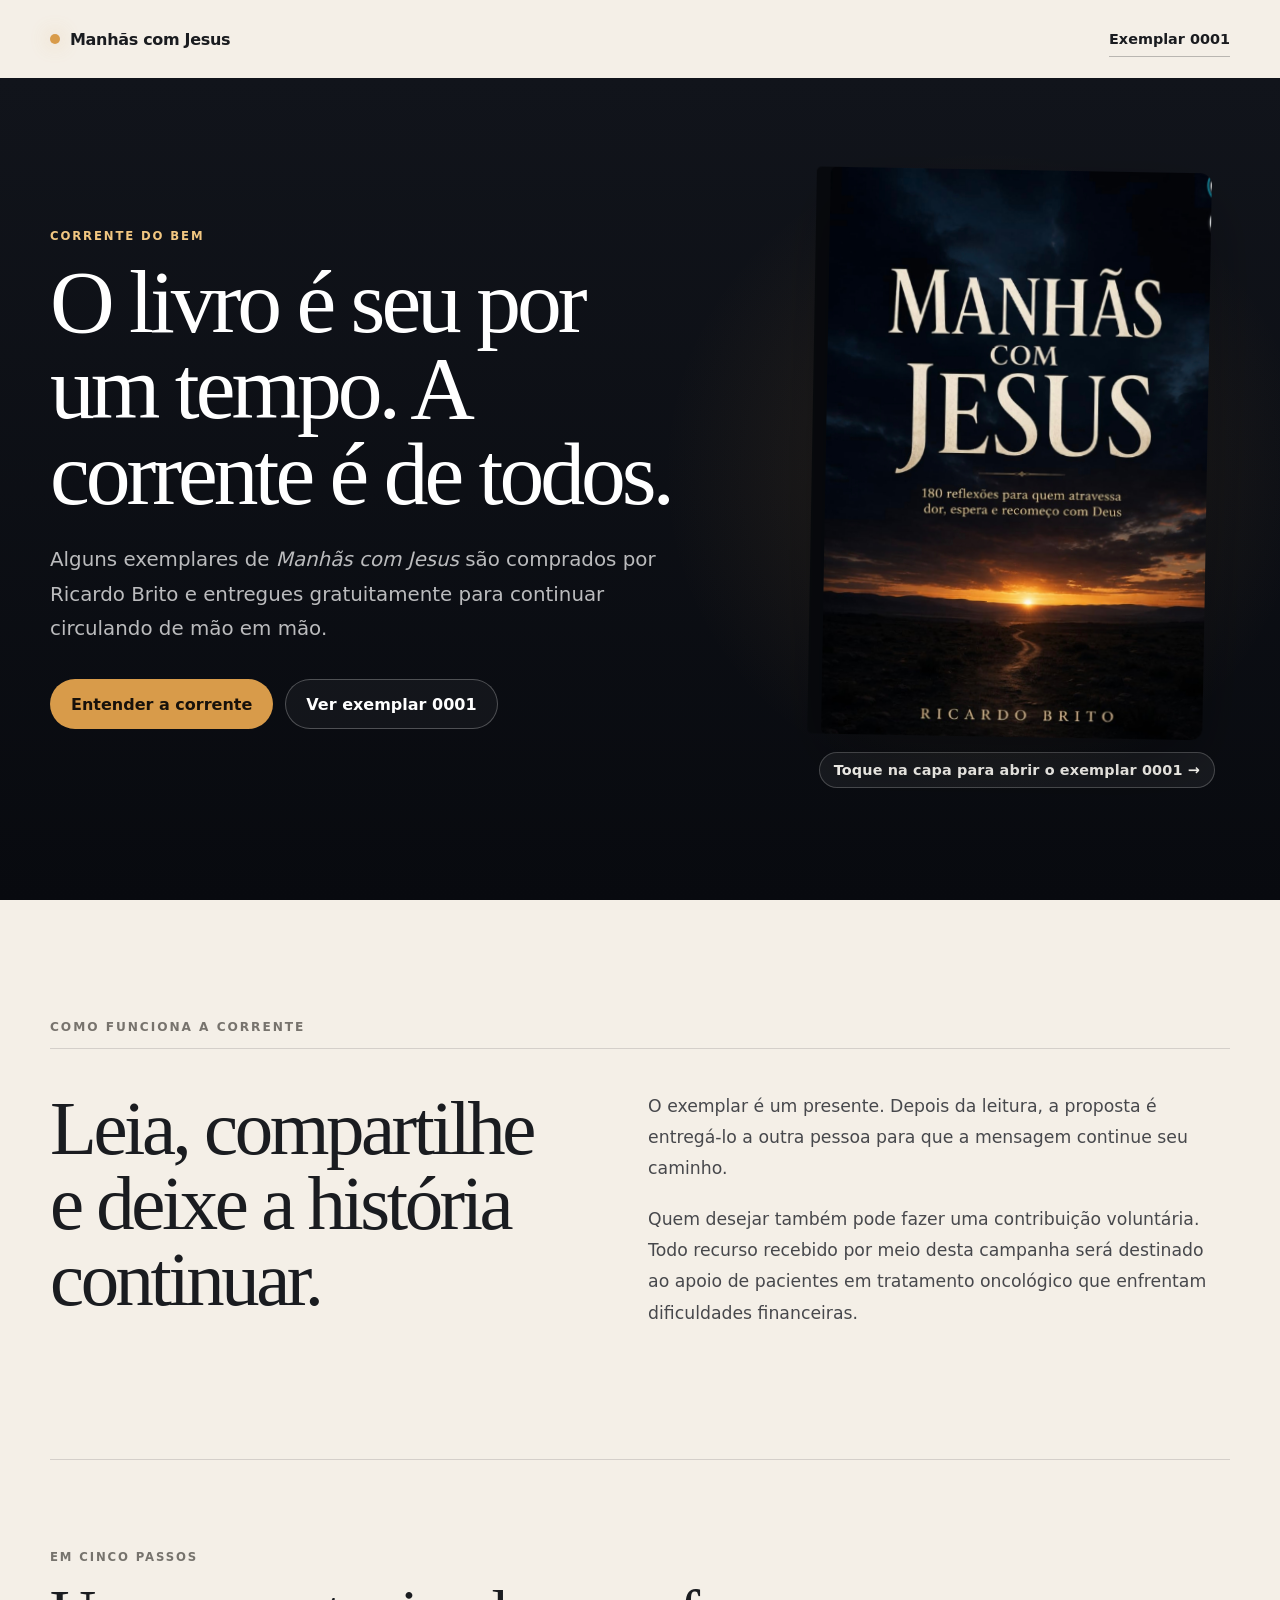
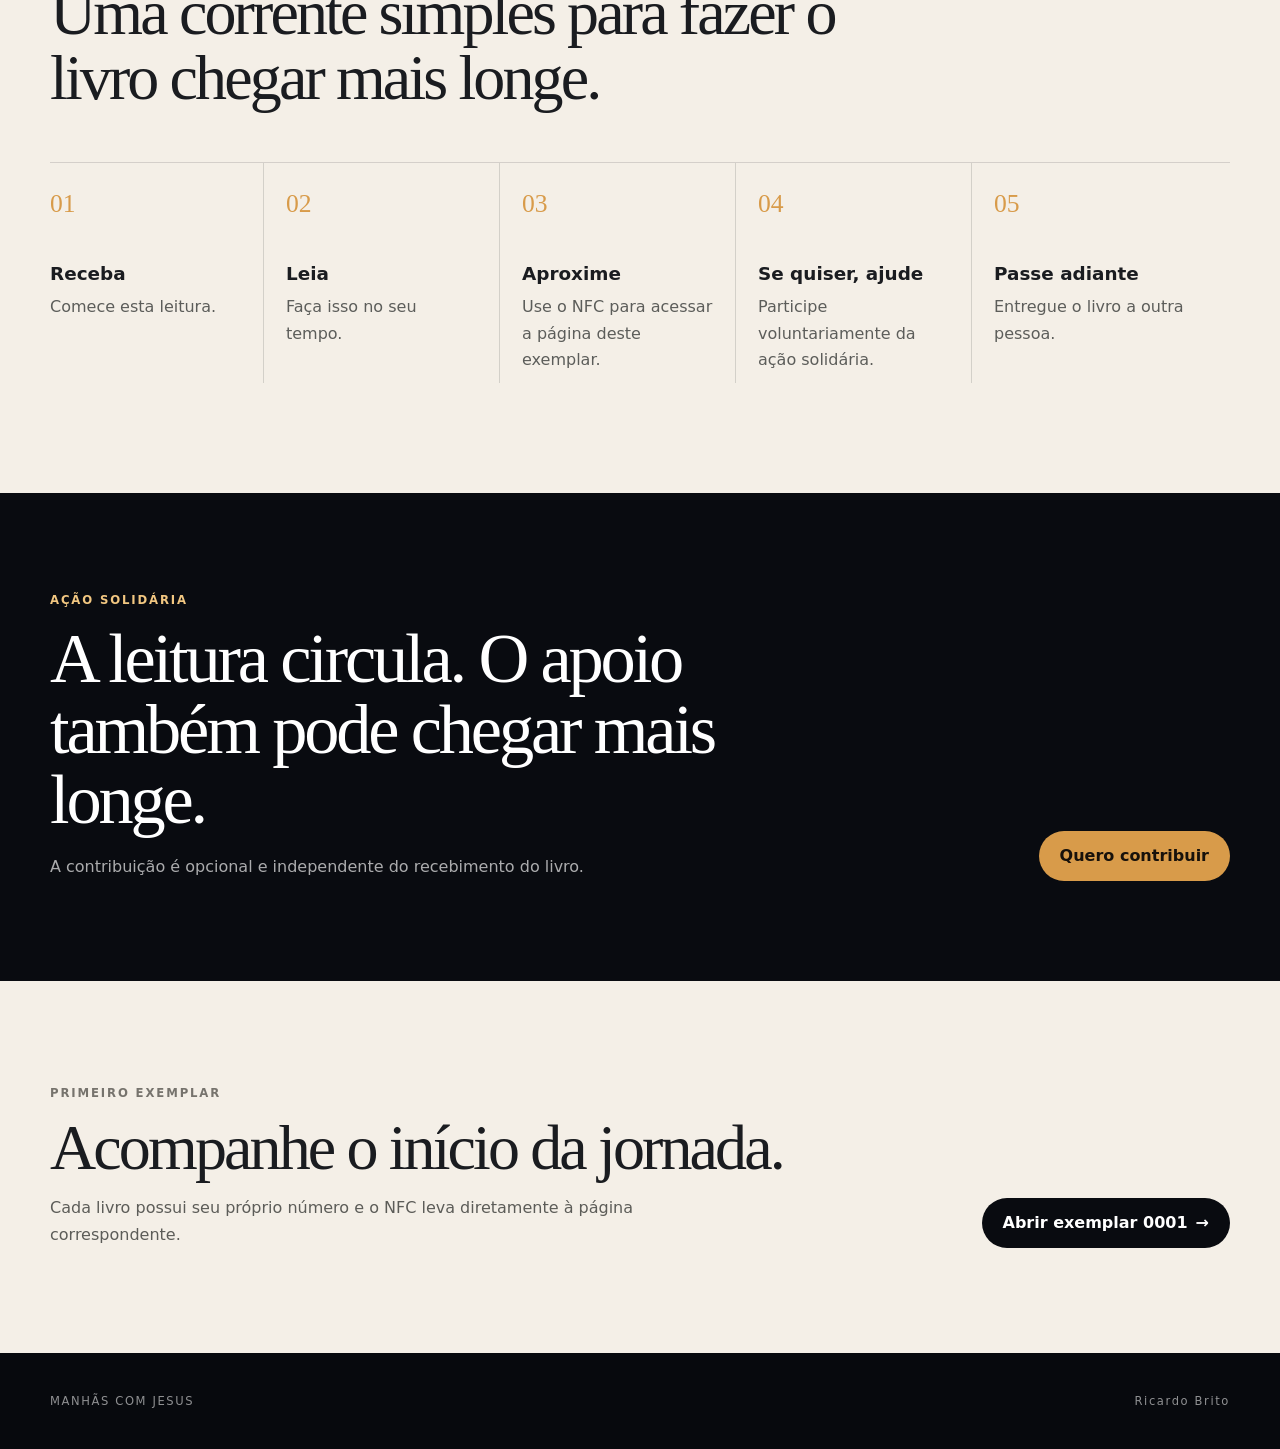
<file: index.html>
<!doctype html>
<html lang="pt-BR">
<head>
  <meta charset="utf-8">
  <meta name="viewport" content="width=device-width,initial-scale=1">
  <meta name="theme-color" content="#090b10">
  <meta name="description" content="Manhãs com Jesus — um livro doado para circular e uma corrente voluntária de solidariedade.">
  <title>Manhãs com Jesus — Corrente do Bem</title>
  <link rel="stylesheet" href="assets/css/base.css">
  <link rel="stylesheet" href="assets/css/official-cover.css?v=20260912-1612">
</head>
<body>
  <a class="skip-link" href="#conteudo">Ir para o conteúdo</a>
  <header class="site-header">
    <a class="brand" href="./" aria-label="Manhãs com Jesus — início">
      <span class="brand-mark" aria-hidden="true"></span>
      <span>Manhãs com Jesus</span>
    </a>
    <a class="header-link" href="livro/?id=0001">Exemplar 0001</a>
  </header>

  <main id="conteudo">
    <section class="hero-home" aria-labelledby="titulo-principal">
      <div class="hero-copy">
        <p class="eyebrow eyebrow-light">Corrente do Bem</p>
        <h1 id="titulo-principal">O livro é seu por um tempo. A corrente é de todos.</h1>
        <p class="hero-lead">Alguns exemplares de <em>Manhãs com Jesus</em> são comprados por Ricardo Brito e entregues gratuitamente para continuar circulando de mão em mão.</p>
        <div class="hero-actions">
          <a class="button button-gold" href="#corrente">Entender a corrente</a>
          <a class="button button-ghost" href="livro/?id=0001">Ver exemplar 0001</a>
        </div>
      </div>

      <div class="book-stage" aria-label="Capa oficial do livro Manhãs com Jesus">
        <a class="book-cover-link" href="livro/?id=0001" aria-label="Abrir a página do exemplar 0001">
          <img class="official-book-cover" src="assets/images/Screenshot_2026-09-12-13-13-51-052_com.android.chrome-edit.jpg" alt="Capa oficial do livro Manhãs com Jesus, de Ricardo Brito">
          <span class="book-cover-cta">Toque na capa para abrir o exemplar 0001 →</span>
        </a>
      </div>
    </section>

    <section class="campaign-section" id="corrente" aria-labelledby="campanha-titulo">
      <div class="section-kicker">Como funciona a corrente</div>
      <div class="campaign-grid">
        <div>
          <h2 id="campanha-titulo">Leia, compartilhe e deixe a história continuar.</h2>
        </div>
        <div class="campaign-copy">
          <p>O exemplar é um presente. Depois da leitura, a proposta é entregá-lo a outra pessoa para que a mensagem continue seu caminho.</p>
          <p>Quem desejar também pode fazer uma contribuição voluntária. Todo recurso recebido por meio desta campanha será destinado ao apoio de pacientes em tratamento oncológico que enfrentam dificuldades financeiras.</p>
        </div>
      </div>
    </section>

    <section class="steps-section" aria-labelledby="como-funciona">
      <div class="section-heading">
        <p class="eyebrow">Em cinco passos</p>
        <h2 id="como-funciona">Uma corrente simples para fazer o livro chegar mais longe.</h2>
      </div>
      <div class="flow-grid">
        <article class="flow-item"><span>01</span><h3>Receba</h3><p>Comece esta leitura.</p></article>
        <article class="flow-item"><span>02</span><h3>Leia</h3><p>Faça isso no seu tempo.</p></article>
        <article class="flow-item"><span>03</span><h3>Aproxime</h3><p>Use o NFC para acessar a página deste exemplar.</p></article>
        <article class="flow-item"><span>04</span><h3>Se quiser, ajude</h3><p>Participe voluntariamente da ação solidária.</p></article>
        <article class="flow-item"><span>05</span><h3>Passe adiante</h3><p>Entregue o livro a outra pessoa.</p></article>
      </div>
    </section>

    <section class="solidarity-section" aria-labelledby="solidariedade-titulo">
      <div>
        <p class="eyebrow eyebrow-light">Ação solidária</p>
        <h2 id="solidariedade-titulo">A leitura circula. O apoio também pode chegar mais longe.</h2>
        <p>A contribuição é opcional e independente do recebimento do livro.</p>
      </div>
      <button class="button button-gold" type="button" data-open-pix>Quero contribuir</button>
    </section>

    <section class="demo-section">
      <div>
        <p class="eyebrow">Primeiro exemplar</p>
        <h2>Acompanhe o início da jornada.</h2>
        <p>Cada livro possui seu próprio número e o NFC leva diretamente à página correspondente.</p>
      </div>
      <a class="button button-dark" href="livro/?id=0001">Abrir exemplar 0001 <span aria-hidden="true">→</span></a>
    </section>
  </main>

  <footer class="site-footer">
    <span>MANHÃS COM JESUS</span>
    <span>Ricardo Brito</span>
  </footer>

  <dialog class="pix-dialog" id="pix-dialog" aria-labelledby="pix-title">
    <form method="dialog" class="pix-dialog-inner">
      <button class="dialog-close" type="submit" aria-label="Fechar janela de contribuição">×</button>
      <p class="eyebrow">Contribuição voluntária</p>
      <h2 id="pix-title">Se quiser participar também desta forma.</h2>
      <p class="pix-intro">A contribuição é opcional e não corresponde ao pagamento pelo livro.</p>
      <div class="pix-key-box">
        <span>Chave Pix</span>
        <strong id="pix-key">ricardodbrito@gmail.com</strong>
        <button class="button button-dark" type="button" data-copy-pix data-pix-key="ricardodbrito@gmail.com">Copiar chave Pix</button>
        <span class="copy-status" data-copy-status role="status" aria-live="polite"></span>
      </div>
      <p class="pix-note">Todo recurso recebido por meio desta campanha será destinado ao apoio de pacientes em tratamento oncológico que enfrentam dificuldades financeiras.</p>
    </form>
  </dialog>

  <script src="assets/js/main.js?v=20260912-1612" defer></script>
</body>
</html>
</file>
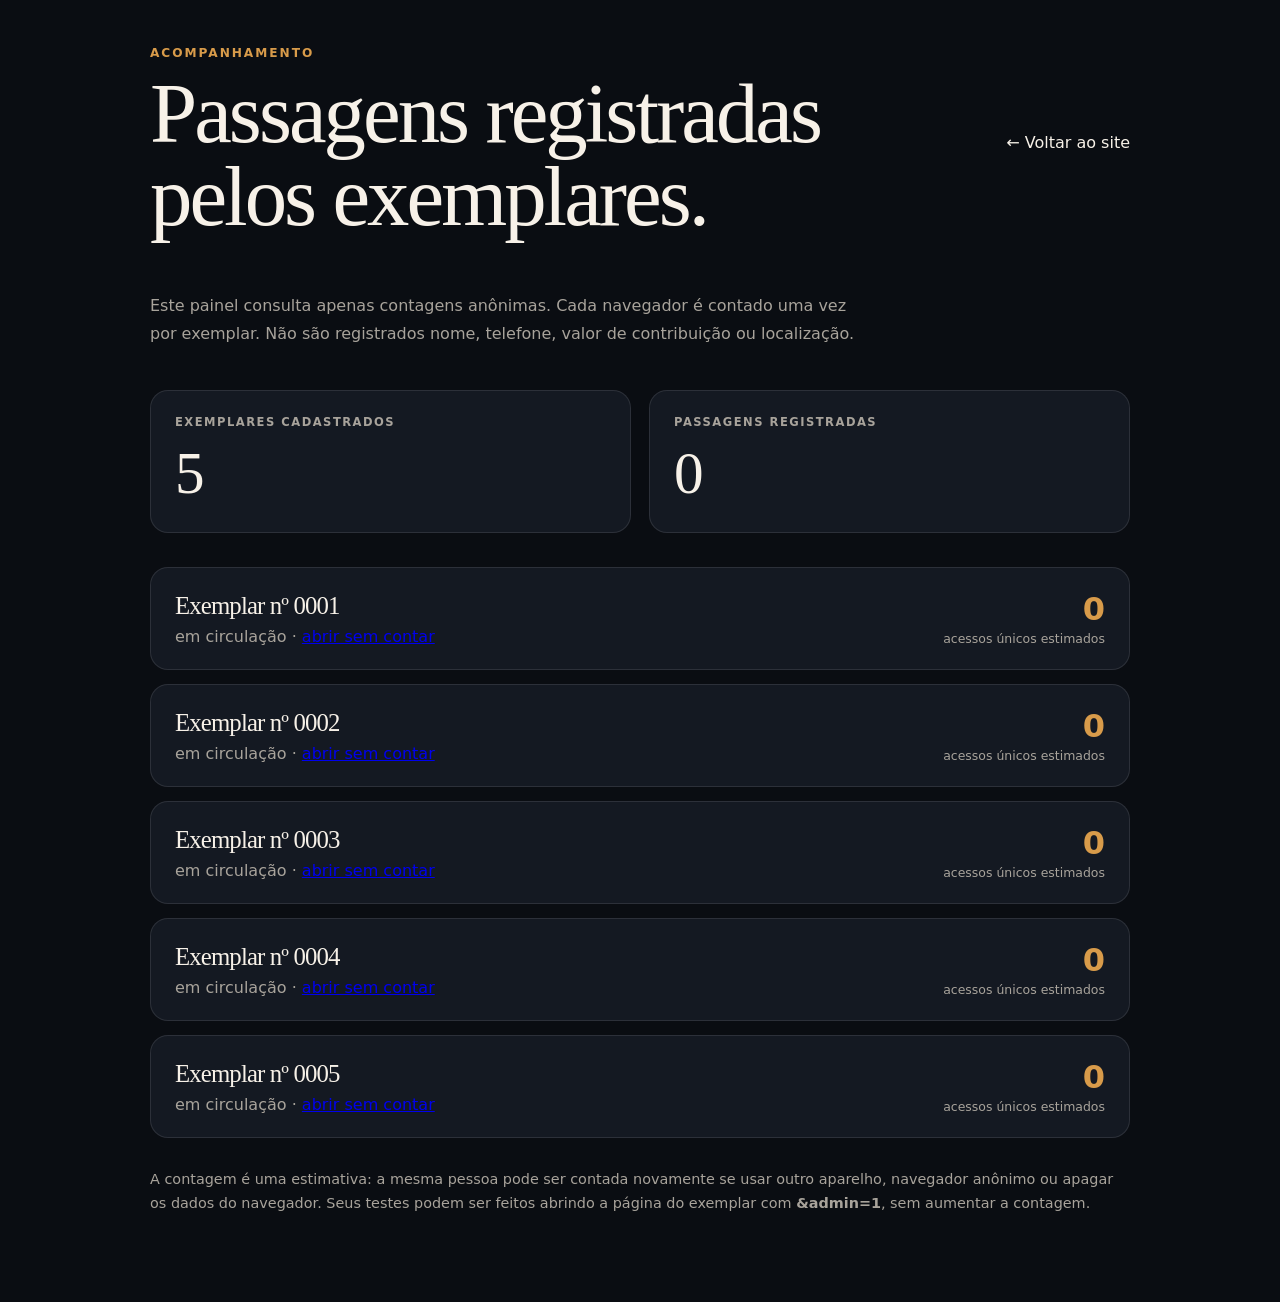
<file: controle/index.html>
<!doctype html>
<html lang="pt-BR">
<head>
  <meta charset="utf-8">
  <meta name="viewport" content="width=device-width,initial-scale=1">
  <meta name="theme-color" content="#0a0d12">
  <meta name="robots" content="noindex,nofollow">
  <title>Controle de acessos — Manhãs com Jesus</title>
  <link rel="stylesheet" href="../assets/css/controle.css">
</head>
<body class="controle-body">
  <main class="controle-shell">
    <header class="controle-top">
      <div>
        <p class="controle-kicker">Acompanhamento</p>
        <h1>Passagens registradas pelos exemplares.</h1>
      </div>
      <a href="../">← Voltar ao site</a>
    </header>

    <p class="controle-intro">Este painel consulta apenas contagens anônimas. Cada navegador é contado uma vez por exemplar. Não são registrados nome, telefone, valor de contribuição ou localização.</p>

    <section class="controle-resumo" aria-label="Resumo">
      <article>
        <span class="controle-label">Exemplares cadastrados</span>
        <strong id="total-exemplares">—</strong>
      </article>
      <article>
        <span class="controle-label">Passagens registradas</span>
        <strong id="total-passagens">—</strong>
      </article>
    </section>

    <section id="lista-exemplares" class="controle-lista" aria-live="polite"></section>
    <p class="controle-nota">A contagem é uma estimativa: a mesma pessoa pode ser contada novamente se usar outro aparelho, navegador anônimo ou apagar os dados do navegador. Seus testes podem ser feitos abrindo a página do exemplar com <strong>&amp;admin=1</strong>, sem aumentar a contagem.</p>
    <p id="controle-erro" class="controle-erro" role="alert" hidden></p>
  </main>

  <script src="../assets/js/contador.js?v=20261005-reset1" defer></script>
  <script>
    window.addEventListener('DOMContentLoaded', async () => {
      const lista = document.getElementById('lista-exemplares');
      const totalExemplares = document.getElementById('total-exemplares');
      const totalPassagens = document.getElementById('total-passagens');
      const erro = document.getElementById('controle-erro');

      try {
        const resposta = await fetch('../data/livros.json', { cache: 'no-store' });
        if (!resposta.ok) throw new Error('Não foi possível carregar os exemplares.');
        const dados = await resposta.json();
        const livros = Array.isArray(dados.livros) ? dados.livros : [];

        totalExemplares.textContent = String(livros.length);
        let soma = 0;

        for (const livro of livros) {
          let total = 0;
          try {
            total = await window.ContadorManhasComJesus.obterTotal(livro.id);
          } catch (falha) {
            total = 0;
          }

          soma += total;

          const item = document.createElement('article');
          item.className = 'controle-item';
          item.innerHTML = `
            <div>
              <h2>Exemplar nº ${livro.id}</h2>
              <p>${livro.status || 'em circulação'} · <a href="../livro/?id=${encodeURIComponent(livro.id)}&admin=1">abrir sem contar</a></p>
            </div>
            <div class="controle-contagem">
              <strong>${total}</strong>
              <span>acessos únicos estimados</span>
            </div>`;
          lista.appendChild(item);
        }

        totalPassagens.textContent = String(soma);
      } catch (falha) {
        erro.hidden = false;
        erro.textContent = falha.message || 'Não foi possível carregar o painel.';
      }
    });
  </script>
</body>
</html>
</file>
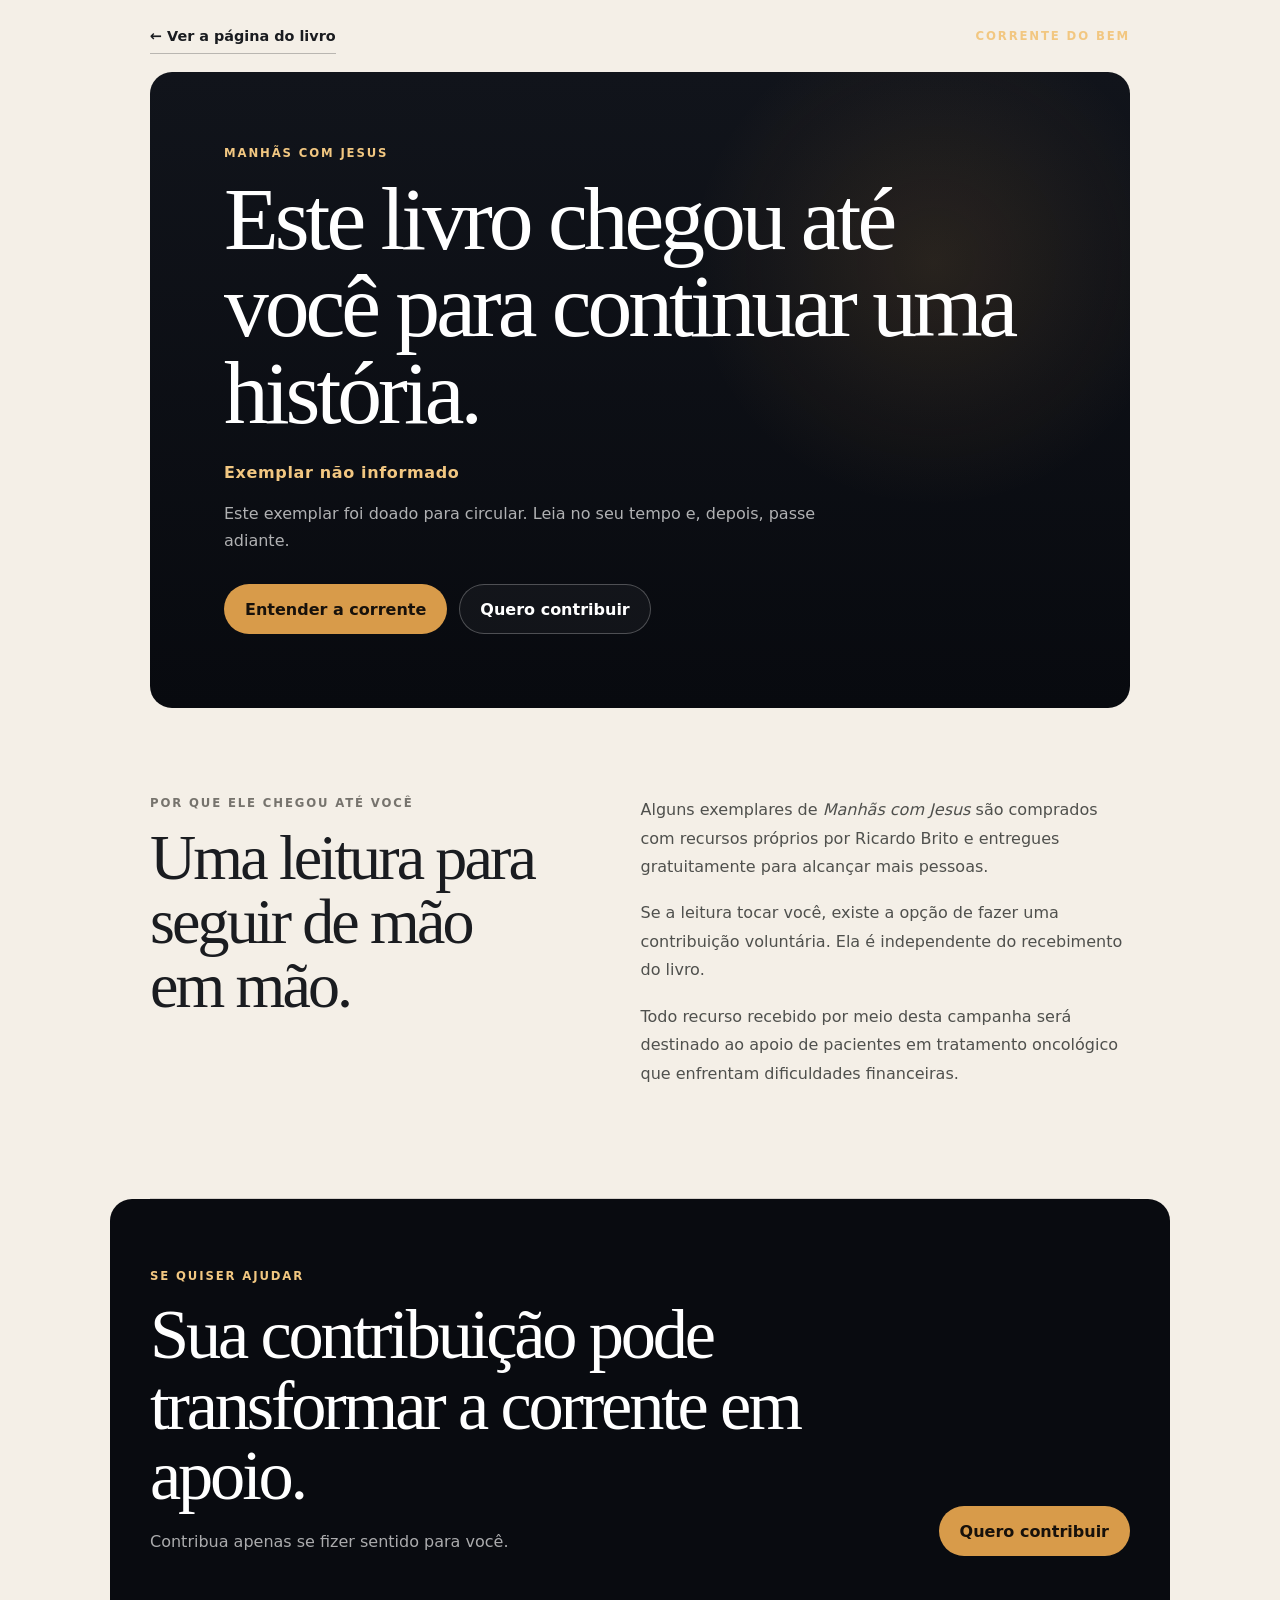
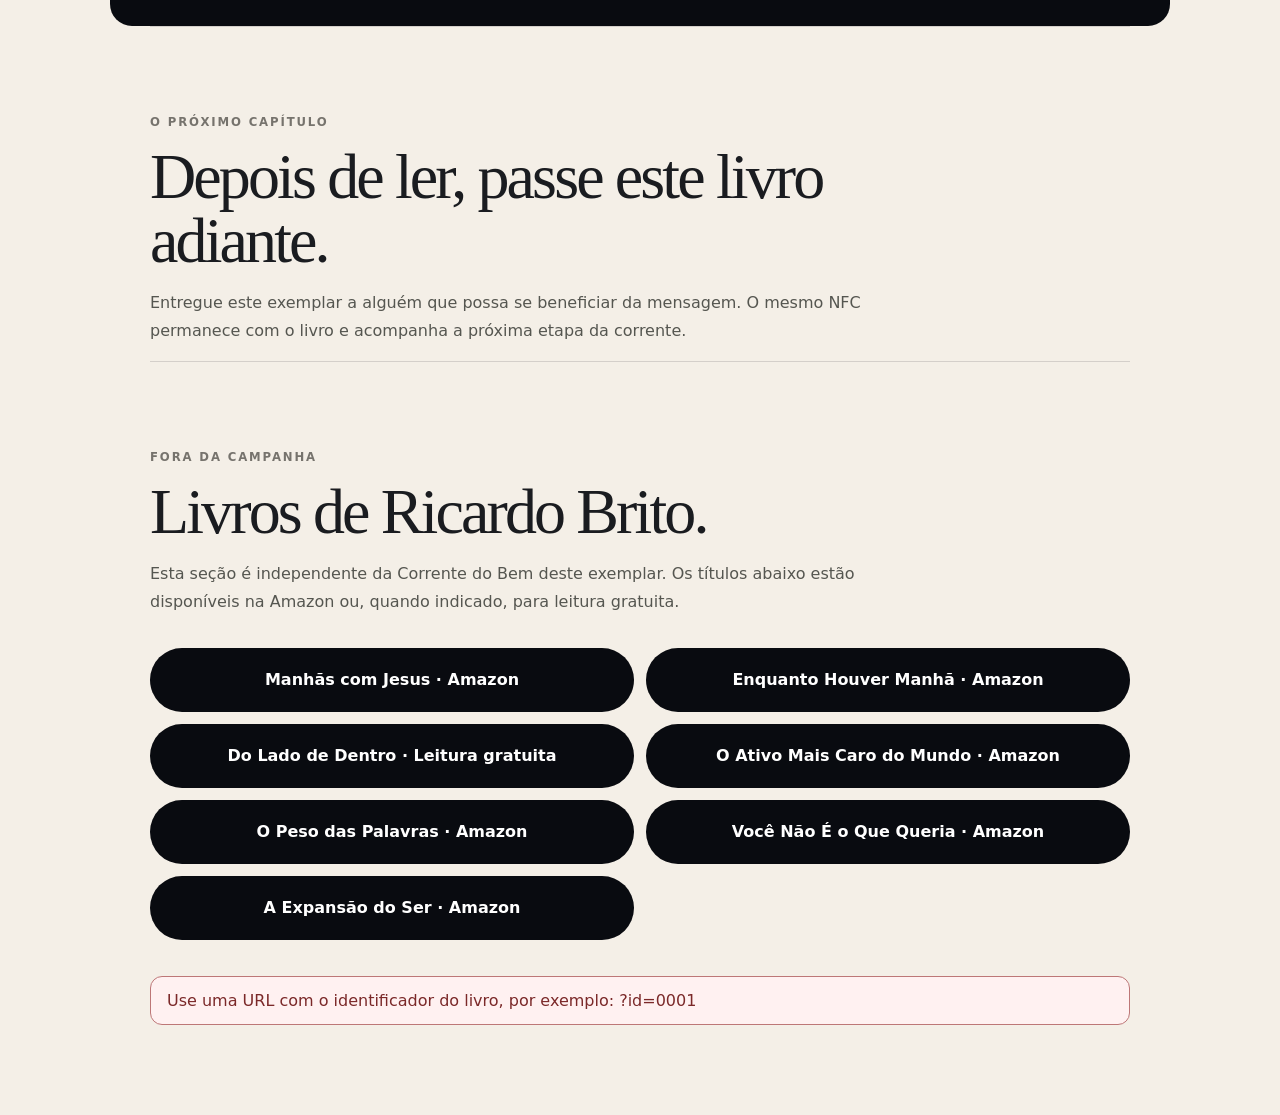
<file: livro/index.html>
<!doctype html>
<html lang="pt-BR">
<head>
  <meta charset="utf-8">
  <meta name="viewport" content="width=device-width,initial-scale=1">
  <meta name="theme-color" content="#090b10">
  <meta name="description" content="Conheça o propósito deste exemplar de Manhãs com Jesus na Corrente do Bem.">
  <title>Manhãs com Jesus — Exemplar</title>
  <link rel="stylesheet" href="../assets/css/base.css?v=20261005-1459">
  <link rel="stylesheet" href="../assets/css/official-cover.css?v=20260912-1612">
</head>
<body class="exemplar-body">
  <a class="skip-link" href="#pagina-livro">Ir para o conteúdo</a>
  <header class="exemplar-top">
    <a class="back-link" href="../">← Ver a página do livro</a>
    <span class="eyebrow eyebrow-light">Corrente do Bem</span>
  </header>

  <main class="page-shell" id="pagina-livro">
    <section class="exemplar-hero" aria-labelledby="exemplar-heading">
      <p class="eyebrow eyebrow-light">Manhãs com Jesus</p>
      <h1 id="exemplar-heading">Este livro chegou até você para continuar uma história.</h1>
      <p class="exemplar-id" id="exemplar-titulo">Carregando exemplar...</p>
      <p class="exemplar-instruction">Este exemplar foi doado para circular. Leia no seu tempo e, depois, passe adiante.</p>
      <div class="hero-actions exemplar-actions">
        <a class="button button-gold" href="#entender">Entender a corrente</a>
        <button class="button button-ghost" type="button" data-open-pix>Quero contribuir</button>
      </div>
    </section>

    <section class="exemplar-story" id="entender" aria-labelledby="entender-titulo">
      <div>
        <p class="eyebrow">Por que ele chegou até você</p>
        <h2 id="entender-titulo">Uma leitura para seguir de mão em mão.</h2>
      </div>
      <div class="story-copy">
        <p>Alguns exemplares de <em>Manhãs com Jesus</em> são comprados com recursos próprios por Ricardo Brito e entregues gratuitamente para alcançar mais pessoas.</p>
        <p>Se a leitura tocar você, existe a opção de fazer uma contribuição voluntária. Ela é independente do recebimento do livro.</p>
        <p>Todo recurso recebido por meio desta campanha será destinado ao apoio de pacientes em tratamento oncológico que enfrentam dificuldades financeiras.</p>
      </div>
    </section>

    <section class="solidarity-section solidarity-inline" aria-labelledby="ajudar-titulo">
      <div>
        <p class="eyebrow eyebrow-light">Se quiser ajudar</p>
        <h2 id="ajudar-titulo">Sua contribuição pode transformar a corrente em apoio.</h2>
        <p>Contribua apenas se fizer sentido para você.</p>
      </div>
      <button class="button button-gold" type="button" data-open-pix>Quero contribuir</button>
    </section>

    <section class="pass-section">
      <p class="eyebrow">O próximo capítulo</p>
      <h2>Depois de ler, passe este livro adiante.</h2>
      <p>Entregue este exemplar a alguém que possa se beneficiar da mensagem. O mesmo NFC permanece com o livro e acompanha a próxima etapa da corrente.</p>
    </section>

    <section class="pass-section" aria-labelledby="outros-livros-titulo">
      <p class="eyebrow">Fora da campanha</p>
      <h2 id="outros-livros-titulo">Livros de Ricardo Brito.</h2>
      <p>Esta seção é independente da Corrente do Bem deste exemplar. Os títulos abaixo estão disponíveis na Amazon ou, quando indicado, para leitura gratuita.</p>
      <div class="hero-actions book-links" aria-label="Outros livros de Ricardo Brito">
        <a class="button button-dark" href="https://www.amazon.com.br/dp/B0GWDHMPRJ" target="_blank" rel="noopener noreferrer">Manhãs com Jesus · Amazon</a>
        <a class="button button-dark" href="https://www.amazon.com.br/dp/B0HJRQ2W2W" target="_blank" rel="noopener noreferrer">Enquanto Houver Manhã · Amazon</a>
        <a class="button button-dark" href="https://ricardodominguesdebrito.github.io/Do-Lado-de-Dentro/" target="_blank" rel="noopener noreferrer">Do Lado de Dentro · Leitura gratuita</a>
        <a class="button button-dark" href="https://www.amazon.com.br/dp/B0GRWWPFKZ" target="_blank" rel="noopener noreferrer">O Ativo Mais Caro do Mundo · Amazon</a>
        <a class="button button-dark" href="https://www.amazon.com.br/dp/B0GNYVBBN7" target="_blank" rel="noopener noreferrer">O Peso das Palavras · Amazon</a>
        <a class="button button-dark" href="https://www.amazon.com.br/dp/B0GSMQ3LX9" target="_blank" rel="noopener noreferrer">Você Não É o Que Queria · Amazon</a>
        <a class="button button-dark" href="https://www.amazon.com.br/s?i=stripbooks&k=%22A+Expans%C3%A3o+do+Ser%22+%22Ricardo+Brito%22" target="_blank" rel="noopener noreferrer">A Expansão do Ser · Amazon</a>
      </div>
    </section>

    <p class="error-message" id="erro-livro" role="alert" hidden></p>
  </main>

  <dialog class="pix-dialog" id="pix-dialog" aria-labelledby="pix-title">
    <form method="dialog" class="pix-dialog-inner">
      <button class="dialog-close" type="submit" aria-label="Fechar janela de contribuição">×</button>
      <p class="eyebrow">Contribuição voluntária</p>
      <h2 id="pix-title">Se quiser participar também desta forma.</h2>
      <p class="pix-intro">A contribuição é opcional e não corresponde ao pagamento pelo livro.</p>
      <div class="pix-key-box">
        <span>Chave Pix</span>
        <strong id="pix-key">ricardodbrito@gmail.com</strong>
        <button class="button button-dark" type="button" data-copy-pix data-pix-key="ricardodbrito@gmail.com">Copiar chave Pix</button>
        <span class="copy-status" data-copy-status role="status" aria-live="polite"></span>
      </div>
      <p class="pix-note">Todo recurso recebido por meio desta campanha será destinado ao apoio de pacientes em tratamento oncológico que enfrentam dificuldades financeiras.</p>
    </form>
  </dialog>

  <script src="../assets/js/main.js?v=20260912-1612" defer></script>
  <script src="../assets/js/contador.js?v=20261005-reset1" defer></script>
  <script src="../assets/js/livro.js?v=20260912-1612" defer></script>
</body>
</html>
</file>
<file: assets/css/base.css>
:root {
  color-scheme: light;
  --ink: #090b10;
  --ink-soft: #131720;
  --paper: #f4efe7;
  --paper-2: #ebe3d7;
  --white: #ffffff;
  --text: #1a1c20;
  --muted: #62635f;
  --line: rgba(17, 19, 24, 0.14);
  --gold: #d89b4a;
  --gold-soft: #f2c781;
  --radius: 22px;
  --max: 1180px;
}

* { box-sizing: border-box; }
html { scroll-behavior: smooth; background: var(--paper); color: var(--text); font-family: Inter, ui-sans-serif, system-ui, -apple-system, BlinkMacSystemFont, "Segoe UI", sans-serif; }
body { margin: 0; min-height: 100vh; background: var(--paper); }
button, a { font: inherit; }
a { color: inherit; }
button { cursor: pointer; }
button:disabled { cursor: not-allowed; }
.skip-link { position: fixed; left: 16px; top: -60px; z-index: 1000; background: #fff; color: #111; padding: 10px 14px; border-radius: 10px; }
.skip-link:focus { top: 16px; }
:focus-visible { outline: 3px solid var(--gold-soft); outline-offset: 4px; }

.site-header, .exemplar-top { width: min(var(--max), calc(100% - 40px)); min-height: 78px; margin: 0 auto; display: flex; align-items: center; justify-content: space-between; gap: 20px; }
.brand { display: inline-flex; align-items: center; gap: 10px; text-decoration: none; font-weight: 780; letter-spacing: -0.02em; }
.brand-mark { width: 10px; height: 10px; border-radius: 50%; background: var(--gold); box-shadow: 0 0 20px rgba(216,155,74,.45); }
.header-link, .back-link { text-decoration: none; font-size: .9rem; font-weight: 720; border-bottom: 1px solid rgba(11,13,18,.25); padding: 9px 0; }

.eyebrow, .label { display: block; margin: 0 0 16px; color: #76736d; font-size: .73rem; font-weight: 820; letter-spacing: .16em; text-transform: uppercase; }
.eyebrow-light { color: var(--gold-soft); }

.hero-home { min-height: calc(100vh - 78px); padding: 68px max(20px, calc((100vw - var(--max)) / 2)) 88px; display: grid; grid-template-columns: minmax(0,1.1fr) minmax(330px,.72fr); align-items: center; gap: clamp(48px,8vw,110px); background: radial-gradient(circle at 77% 48%, rgba(216,155,74,.14), transparent 30%), linear-gradient(180deg,#11141b 0%,#080a0f 100%); color: #fff; overflow: hidden; }
.hero-copy { max-width: 720px; }
.hero-home h1, .campaign-section h2, .steps-section h2, .solidarity-section h2, .transparency-section h2, .manifesto-section blockquote, .demo-section h2, .exemplar-hero h1, .exemplar-story h2, .status-section h2, .plain-section h2, .pass-section h2, .pix-dialog h2 { font-family: Georgia, "Times New Roman", serif; font-weight: 400; letter-spacing: -.045em; }
.hero-home h1 { margin: 0 0 26px; font-size: clamp(3.2rem,7vw,6.5rem); line-height: .96; }
.hero-lead { margin: 0; max-width: 670px; color: rgba(255,255,255,.72); font-size: clamp(1.04rem,1.7vw,1.24rem); line-height: 1.75; }
.hero-assurance { margin: 28px 0 0; color: #fff; font-weight: 780; font-size: 1.06rem; }
.hero-actions, .actions { display: flex; flex-wrap: wrap; gap: 12px; margin-top: 32px; }

.button { display: inline-flex; align-items: center; justify-content: center; gap: 8px; min-height: 50px; border: 1px solid transparent; border-radius: 999px; padding: 13px 20px; font-weight: 760; text-decoration: none; transition: transform 160ms ease, background 160ms ease, opacity 160ms ease; }
.button:hover { transform: translateY(-1px); }
.button-gold { background: var(--gold); color: #17110b; }
.button-ghost { border-color: rgba(255,255,255,.25); color: #fff; background: rgba(255,255,255,.04); }
.button-dark { background: var(--ink); color: #fff; }
.button-secondary { background: #e9e1d5; color: var(--ink); }
.button:disabled { opacity: .45; transform: none; }

.book-stage { display: flex; justify-content: center; perspective: 1400px; }
.book-cover { width: min(385px,78vw); aspect-ratio: .70; position: relative; overflow: hidden; border-radius: 5px 12px 12px 5px; background: linear-gradient(180deg,rgba(5,8,12,.05),rgba(0,0,0,.35)),#11141b; box-shadow: 0 28px 70px rgba(0,0,0,.28), -14px 0 0 #080a0e; transform: rotateY(-8deg) rotateZ(1deg); }
.book-cover::after { content:""; position:absolute; inset:0; background:linear-gradient(90deg,rgba(255,255,255,.09),transparent 7%,transparent 88%,rgba(0,0,0,.2)); }
.cover-copy { position:absolute; z-index:2; inset:11% 9% auto; display:grid; justify-items:center; color:#f5f3ef; text-align:center; font-family:Georgia,"Times New Roman",serif; }
.cover-title-small { font-size:clamp(2.2rem,5.3vw,4.1rem); line-height:.9; letter-spacing:-.035em; }
.cover-title-with { margin-top:2px; font-size:1.35rem; letter-spacing:.08em; }
.cover-title-large { margin-top:-4px; font-size:clamp(3.8rem,8vw,6.3rem); line-height:.9; letter-spacing:-.05em; }
.cover-rule { width:84px; height:1px; margin:18px 0 14px; background:rgba(255,255,255,.34); }
.cover-subtitle { font-size:clamp(.76rem,1.4vw,1rem); line-height:1.45; color:rgba(255,255,255,.76); }
.sunset { position:absolute; z-index:1; left:0; right:0; bottom:13%; height:36%; background:linear-gradient(180deg,transparent 0%,rgba(163,68,32,.22) 30%,rgba(211,104,54,.7) 48%,rgba(28,24,23,.95) 53%,#101216 76%); }
.sunset::before { content:""; position:absolute; left:0; right:0; top:54%; height:22%; clip-path:polygon(0 58%,14% 42%,26% 62%,42% 35%,60% 65%,75% 40%,100% 61%,100% 100%,0 100%); background:#0a0d11; }
.sun { position:absolute; left:50%; top:45%; width:34px; height:34px; border-radius:50%; background:#ffd597; box-shadow:0 0 25px rgba(255,182,95,.72),0 0 60px rgba(215,99,48,.42); transform:translate(-50%,-50%); }
.road { position:absolute; z-index:2; left:50%; top:57%; width:54%; height:58%; transform:translateX(-50%); clip-path:polygon(48% 0,53% 0,78% 100%,24% 100%); background:linear-gradient(180deg,rgba(235,135,74,.8),rgba(78,51,44,.8) 38%,#17191c 100%); opacity:.78; }
.cover-author { position:absolute; z-index:2; left:0; right:0; bottom:5.8%; color:rgba(255,255,255,.82); text-align:center; font-family:Georgia,"Times New Roman",serif; font-size:.88rem; letter-spacing:.34em; }

.campaign-section, .steps-section, .transparency-section, .demo-section, .page-shell { width:min(var(--max),calc(100% - 40px)); margin:0 auto; }
.campaign-section { padding:120px 0 110px; }
.section-kicker { margin-bottom:42px; padding-bottom:14px; border-bottom:1px solid var(--line); color:#77736d; font-size:.76rem; font-weight:820; letter-spacing:.16em; text-transform:uppercase; }
.campaign-grid { display:grid; grid-template-columns:.92fr 1.08fr; gap:clamp(42px,8vw,110px); align-items:start; }
.campaign-section h2 { margin:0 0 26px; font-size:clamp(3rem,6vw,5.7rem); line-height:.98; }
.big-statement, .pass-forward { color:#9c5d20; font-weight:800; }
.big-statement { font-size:clamp(1.35rem,2.6vw,2rem); line-height:1.3; }
.campaign-copy p { margin:0 0 20px; color:#47484c; font-size:1.08rem; line-height:1.8; }
.campaign-copy .pass-forward { margin-top:30px; font-size:1.2rem; }

.steps-section { padding:90px 0 110px; border-top:1px solid var(--line); }
.section-heading { max-width:840px; margin-bottom:52px; }
.section-heading h2 { margin:0; font-size:clamp(2.65rem,5vw,4.8rem); line-height:1.02; }
.flow-grid { display:grid; grid-template-columns:repeat(5,1fr); border-top:1px solid var(--line); }
.flow-item { padding:26px 22px 10px 0; border-right:1px solid var(--line); margin-right:22px; }
.flow-item:last-child { border-right:0; margin-right:0; }
.flow-item span { color:var(--gold); font-family:Georgia,"Times New Roman",serif; font-size:1.6rem; }
.flow-item h3 { margin:44px 0 10px; font-size:1.15rem; }
.flow-item p { margin:0; color:#5c5d5a; line-height:1.65; }

.solidarity-section { width:100%; padding:100px max(20px,calc((100vw - var(--max))/2)); display:grid; grid-template-columns:minmax(0,1fr) auto; gap:50px; align-items:end; background:var(--ink); color:#fff; }
.solidarity-section > div { max-width:780px; }
.solidarity-section h2 { margin:0 0 18px; font-size:clamp(2.7rem,5.5vw,5.2rem); line-height:1; }
.solidarity-section p:not(.eyebrow) { margin:0; color:rgba(255,255,255,.66); line-height:1.75; max-width:720px; }

.transparency-section { padding:95px 0; }
.transparency-section h2 { margin:0 0 18px; max-width:800px; font-size:clamp(2.4rem,4.5vw,4.3rem); line-height:1.04; }
.transparency-section > p:last-child { max-width:740px; margin:0; color:#555651; line-height:1.75; }

.manifesto-section { padding:112px max(20px,calc((100vw - 920px)/2)); background:#0e1117; color:#fff; text-align:center; }
.manifesto-section blockquote { margin:0 auto 22px; max-width:900px; font-size:clamp(2.6rem,5.6vw,5.1rem); line-height:1.06; }
.manifesto-section p { margin:0; color:rgba(255,255,255,.55); }

.demo-section { padding:105px 0; display:grid; grid-template-columns:minmax(0,1fr) auto; gap:40px; align-items:end; }
.demo-section h2 { margin:0 0 14px; font-size:clamp(2.5rem,5vw,4.6rem); line-height:1; }
.demo-section p:not(.eyebrow) { margin:0; max-width:650px; color:#5c5c58; line-height:1.7; }
.site-footer { min-height:96px; padding:0 max(20px,calc((100vw - var(--max))/2)); display:flex; align-items:center; justify-content:space-between; gap:20px; background:#07090d; color:rgba(255,255,255,.55); font-size:.72rem; letter-spacing:.14em; }

/* Exemplar aberto pelo NFC */
.exemplar-body { background:var(--paper); }
.exemplar-top { width:min(980px,calc(100% - 32px)); min-height:72px; }
.exemplar-top .eyebrow { margin:0; }
.page-shell { max-width:980px; padding:0 0 90px; }
.exemplar-hero { min-height:560px; margin:0 0 88px; padding:clamp(38px,7vw,74px); display:flex; flex-direction:column; justify-content:center; border-radius:var(--radius); background:radial-gradient(circle at 80% 30%,rgba(216,155,74,.13),transparent 27%),linear-gradient(180deg,#11141b,#080a0f); color:#fff; }
.exemplar-hero h1 { margin:0; max-width:800px; font-size:clamp(3rem,7vw,5.9rem); line-height:.97; }
.exemplar-id { margin:26px 0 0; color:var(--gold-soft); font-weight:760; letter-spacing:.04em; }
.free-message { margin:18px 0 0; font-size:clamp(1.25rem,2.7vw,1.85rem); font-weight:820; }
.exemplar-instruction { max-width:650px; margin:18px 0 0; color:rgba(255,255,255,.68); line-height:1.7; }
.exemplar-actions { margin-top:30px; }
.exemplar-story { display:grid; grid-template-columns:.9fr 1.1fr; gap:clamp(40px,8vw,90px); padding-bottom:92px; border-bottom:1px solid var(--line); }
.exemplar-story h2 { margin:0; font-size:clamp(2.7rem,5vw,4.8rem); line-height:1; }
.story-copy p { margin:0 0 18px; color:#4f504d; line-height:1.78; }
.story-copy .pass-forward { margin-top:28px; font-size:1.2rem; }
.status-section { padding:88px 0 70px; }
.compact-heading { margin-bottom:34px; }
.compact-heading h2 { font-size:clamp(2.5rem,4.6vw,4.2rem); }
.status-grid { display:grid; grid-template-columns:repeat(3,1fr); border-top:1px solid var(--line); border-bottom:1px solid var(--line); }
.status-grid > div { padding:26px 24px 28px 0; }
.status-grid > div + div { padding-left:24px; border-left:1px solid var(--line); }
.status-grid .label { margin-bottom:10px; }
.status-grid strong { display:block; font-size:1.14rem; }
.journey-grid { display:grid; grid-template-columns:1fr 1fr; gap:56px; padding:20px 0 90px; }
.plain-section h2 { margin:0 0 16px; font-size:clamp(2rem,3.4vw,3.2rem); line-height:1.05; }
.plain-section p, .timeline { color:#555650; line-height:1.72; }
.note { font-size:.9rem; color:#74736e !important; }
.timeline { padding-left:20px; }
.solidarity-inline { width:calc(100% + 80px); margin-left:-40px; padding:70px 40px; border-radius:var(--radius); }
.pass-section { padding:88px 0 0; border-top:1px solid var(--line); }
.pass-section h2 { margin:0 0 16px; max-width:760px; font-size:clamp(2.6rem,5vw,4.6rem); line-height:1; }
.pass-section > p:not(.eyebrow) { max-width:720px; color:#555650; line-height:1.75; }
.pass-section .button { margin-top:18px; }
.book-links { display:grid; grid-template-columns:repeat(2,minmax(0,1fr)); gap:12px; align-items:stretch; }
.book-links .button { width:100%; min-height:64px; margin-top:0; padding:14px 18px; text-align:center; line-height:1.25; }
.error-message { margin:36px 0 0; padding:14px 16px; border:1px solid #bd7777; border-radius:12px; background:#fff1f1; color:#7b2929; }

/* Painel Pix */
.pix-dialog { width:min(560px,calc(100% - 28px)); max-height:90vh; border:0; border-radius:24px; padding:0; background:#f7f2ea; color:var(--text); box-shadow:0 30px 90px rgba(0,0,0,.42); }
.pix-dialog::backdrop { background:rgba(4,6,9,.74); backdrop-filter:blur(4px); }
.pix-dialog-inner { position:relative; padding:clamp(28px,6vw,48px); }
.dialog-close { position:absolute; right:18px; top:14px; width:42px; height:42px; border:0; border-radius:50%; background:transparent; font-size:1.8rem; line-height:1; color:#4d4b47; }
.pix-dialog h2 { margin:0 0 16px; font-size:clamp(2.25rem,6vw,3.7rem); line-height:1; }
.pix-intro, .pix-note { color:#555650; line-height:1.65; }
.pix-key-box { margin:28px 0 20px; padding:22px; border:1px solid var(--line); border-radius:18px; background:#fff; }
.pix-key-box > span:first-child { display:block; margin-bottom:8px; color:#77736d; font-size:.73rem; font-weight:800; letter-spacing:.12em; text-transform:uppercase; }
.pix-key-box strong { display:block; overflow-wrap:anywhere; font-size:1.05rem; }
.pix-key-box .button { width:100%; margin-top:18px; }
.copy-status { display:block; min-height:1.4em; margin-top:10px; color:#5f633f; font-size:.9rem; }
.pix-note { margin-bottom:0; font-size:.94rem; }

@media (max-width: 900px) {
  .hero-home { grid-template-columns:1fr; min-height:auto; }
  .book-stage { padding:18px 0 26px; }
  .flow-grid { grid-template-columns:1fr 1fr; }
  .flow-item { border-right:0; border-bottom:1px solid var(--line); margin-right:0; padding:24px 0; }
  .flow-item:last-child { grid-column:1/-1; }
  .flow-item h3 { margin-top:22px; }
  .solidarity-section { grid-template-columns:1fr; align-items:start; }
  .campaign-grid, .exemplar-story { grid-template-columns:1fr; }
}

@media (max-width: 640px) {
  .site-header { width:calc(100% - 28px); min-height:66px; }
  .brand { font-size:.9rem; }
  .header-link { font-size:.8rem; }
  .hero-home { padding:54px 18px 70px; gap:38px; }
  .hero-home h1 { font-size:clamp(3rem,15vw,4.6rem); }
  .hero-actions, .exemplar-actions { flex-direction:column; align-items:stretch; }
  .button { width:100%; }
  .book-cover { width:min(310px,78vw); }
  .campaign-section, .steps-section, .transparency-section, .demo-section { width:calc(100% - 32px); }
  .campaign-section { padding:82px 0 74px; }
  .steps-section { padding:70px 0 82px; }
  .flow-grid { grid-template-columns:1fr; }
  .flow-item:last-child { grid-column:auto; }
  .solidarity-section { padding:72px 18px; }
  .transparency-section { padding:74px 0; }
  .manifesto-section { padding:82px 18px; }
  .demo-section { padding:78px 0; grid-template-columns:1fr; align-items:start; }
  .site-footer { min-height:120px; flex-direction:column; align-items:flex-start; justify-content:center; }

  .exemplar-top { width:calc(100% - 28px); min-height:64px; }
  .exemplar-top .eyebrow { display:none; }
  .page-shell { width:calc(100% - 20px); padding-bottom:70px; }
  .exemplar-hero { min-height:calc(100svh - 82px); margin-bottom:70px; padding:34px 22px; border-radius:18px; }
  .exemplar-hero h1 { font-size:clamp(2.7rem,13vw,4.2rem); }
  .exemplar-story { gap:26px; padding:0 8px 70px; }
  .status-section { padding:68px 8px 50px; }
  .status-grid { grid-template-columns:1fr; }
  .status-grid > div, .status-grid > div + div { padding:20px 0; border-left:0; border-bottom:1px solid var(--line); }
  .status-grid > div:last-child { border-bottom:0; }
  .journey-grid { grid-template-columns:1fr; gap:54px; padding:12px 8px 70px; }
  .solidarity-inline { width:100%; margin:0; padding:58px 22px; border-radius:18px; }
  .exemplar-body .transparency-section { width:calc(100% - 16px); }
  .pass-section { margin:0 8px; padding-top:70px; }
  .book-links { grid-template-columns:1fr; }
  .pix-dialog-inner { padding:34px 22px 26px; }
}
</file>
<file: assets/css/official-cover.css>
.official-book-cover {
  display: block;
  width: min(385px, 78vw);
  height: auto;
  aspect-ratio: auto;
  object-fit: contain;
  background: transparent;
  border-radius: 5px 12px 12px 5px;
  box-shadow: 0 28px 70px rgba(0,0,0,.28), -14px 0 0 #080a0e;
  transform: rotateY(-8deg) rotateZ(1deg);
}

.book-cover-link {
  display: inline-flex;
  flex-direction: column;
  align-items: center;
  gap: 14px;
  color: inherit;
  text-decoration: none;
}

.book-cover-link:focus-visible {
  outline: 3px solid #f0c27d;
  outline-offset: 8px;
  border-radius: 12px;
}

.book-cover-cta {
  display: inline-block;
  padding: 9px 14px;
  border: 1px solid rgba(255,255,255,.22);
  border-radius: 999px;
  font-size: .9rem;
  font-weight: 700;
  letter-spacing: .01em;
  color: #fffdf8;
  background: rgba(255,255,255,.06);
  text-align: center;
}

.book-cover-link:hover .book-cover-cta {
  background: rgba(255,255,255,.12);
}

.status-grid {
  grid-template-columns: repeat(2, 1fr);
}

@media (max-width: 760px) {
  .official-book-cover {
    width: min(310px, 76vw);
    transform: none;
    box-shadow: 0 22px 55px rgba(0,0,0,.28);
  }

  .book-cover-cta {
    font-size: .86rem;
  }
}
</file>
<file: assets/css/controle.css>
:root {
  --controle-bg: #0a0d12;
  --controle-card: #141922;
  --controle-text: #f7f1e8;
  --controle-muted: #a8a39b;
  --controle-line: rgba(255,255,255,.1);
  --controle-gold: #d89b4a;
}

.controle-body {
  margin: 0;
  min-height: 100vh;
  background: var(--controle-bg);
  color: var(--controle-text);
  font-family: Inter, ui-sans-serif, system-ui, -apple-system, BlinkMacSystemFont, "Segoe UI", sans-serif;
}

.controle-shell {
  width: min(980px, calc(100% - 32px));
  margin: 0 auto;
  padding: 46px 0 72px;
}

.controle-top {
  display: flex;
  justify-content: space-between;
  gap: 24px;
  align-items: center;
  margin-bottom: 54px;
}

.controle-top a {
  color: var(--controle-text);
  text-decoration: none;
}

.controle-kicker {
  margin: 0 0 12px;
  color: var(--controle-gold);
  font-size: .76rem;
  font-weight: 800;
  letter-spacing: .16em;
  text-transform: uppercase;
}

.controle-shell h1,
.controle-shell h2 {
  font-family: Georgia, "Times New Roman", serif;
  font-weight: 400;
  letter-spacing: -.035em;
}

.controle-shell h1 {
  margin: 0;
  max-width: 760px;
  font-size: clamp(2.7rem, 7vw, 5.3rem);
  line-height: .98;
}

.controle-intro {
  max-width: 720px;
  margin: 24px 0 42px;
  color: var(--controle-muted);
  line-height: 1.75;
}

.controle-resumo {
  display: grid;
  grid-template-columns: repeat(2, minmax(0,1fr));
  gap: 18px;
  margin-bottom: 34px;
}

.controle-resumo article,
.controle-item {
  border: 1px solid var(--controle-line);
  background: var(--controle-card);
  border-radius: 18px;
}

.controle-resumo article {
  padding: 24px;
}

.controle-label {
  display: block;
  margin-bottom: 10px;
  color: var(--controle-muted);
  font-size: .72rem;
  font-weight: 800;
  letter-spacing: .13em;
  text-transform: uppercase;
}

.controle-resumo strong {
  display: block;
  font-size: clamp(2rem, 5vw, 3.7rem);
  font-family: Georgia, "Times New Roman", serif;
  font-weight: 400;
}

.controle-lista {
  display: grid;
  gap: 14px;
}

.controle-item {
  display: grid;
  grid-template-columns: 1fr auto;
  gap: 24px;
  align-items: center;
  padding: 22px 24px;
}

.controle-item h2 {
  margin: 0 0 7px;
  font-size: 1.55rem;
}

.controle-item p {
  margin: 0;
  color: var(--controle-muted);
}

.controle-contagem {
  min-width: 120px;
  text-align: right;
}

.controle-contagem strong {
  display: block;
  color: var(--controle-gold);
  font-size: 2rem;
}

.controle-contagem span {
  color: var(--controle-muted);
  font-size: .78rem;
}

.controle-nota {
  margin-top: 30px;
  color: var(--controle-muted);
  font-size: .9rem;
  line-height: 1.65;
}

.controle-erro {
  padding: 18px;
  border: 1px solid rgba(255,255,255,.14);
  border-radius: 14px;
  color: #f1c8c8;
}

@media (max-width: 640px) {
  .controle-shell { width: min(100% - 24px, 980px); padding-top: 28px; }
  .controle-top { align-items: flex-start; flex-direction: column; margin-bottom: 38px; }
  .controle-resumo { grid-template-columns: 1fr; }
  .controle-item { grid-template-columns: 1fr; }
  .controle-contagem { text-align: left; }
}
</file>
